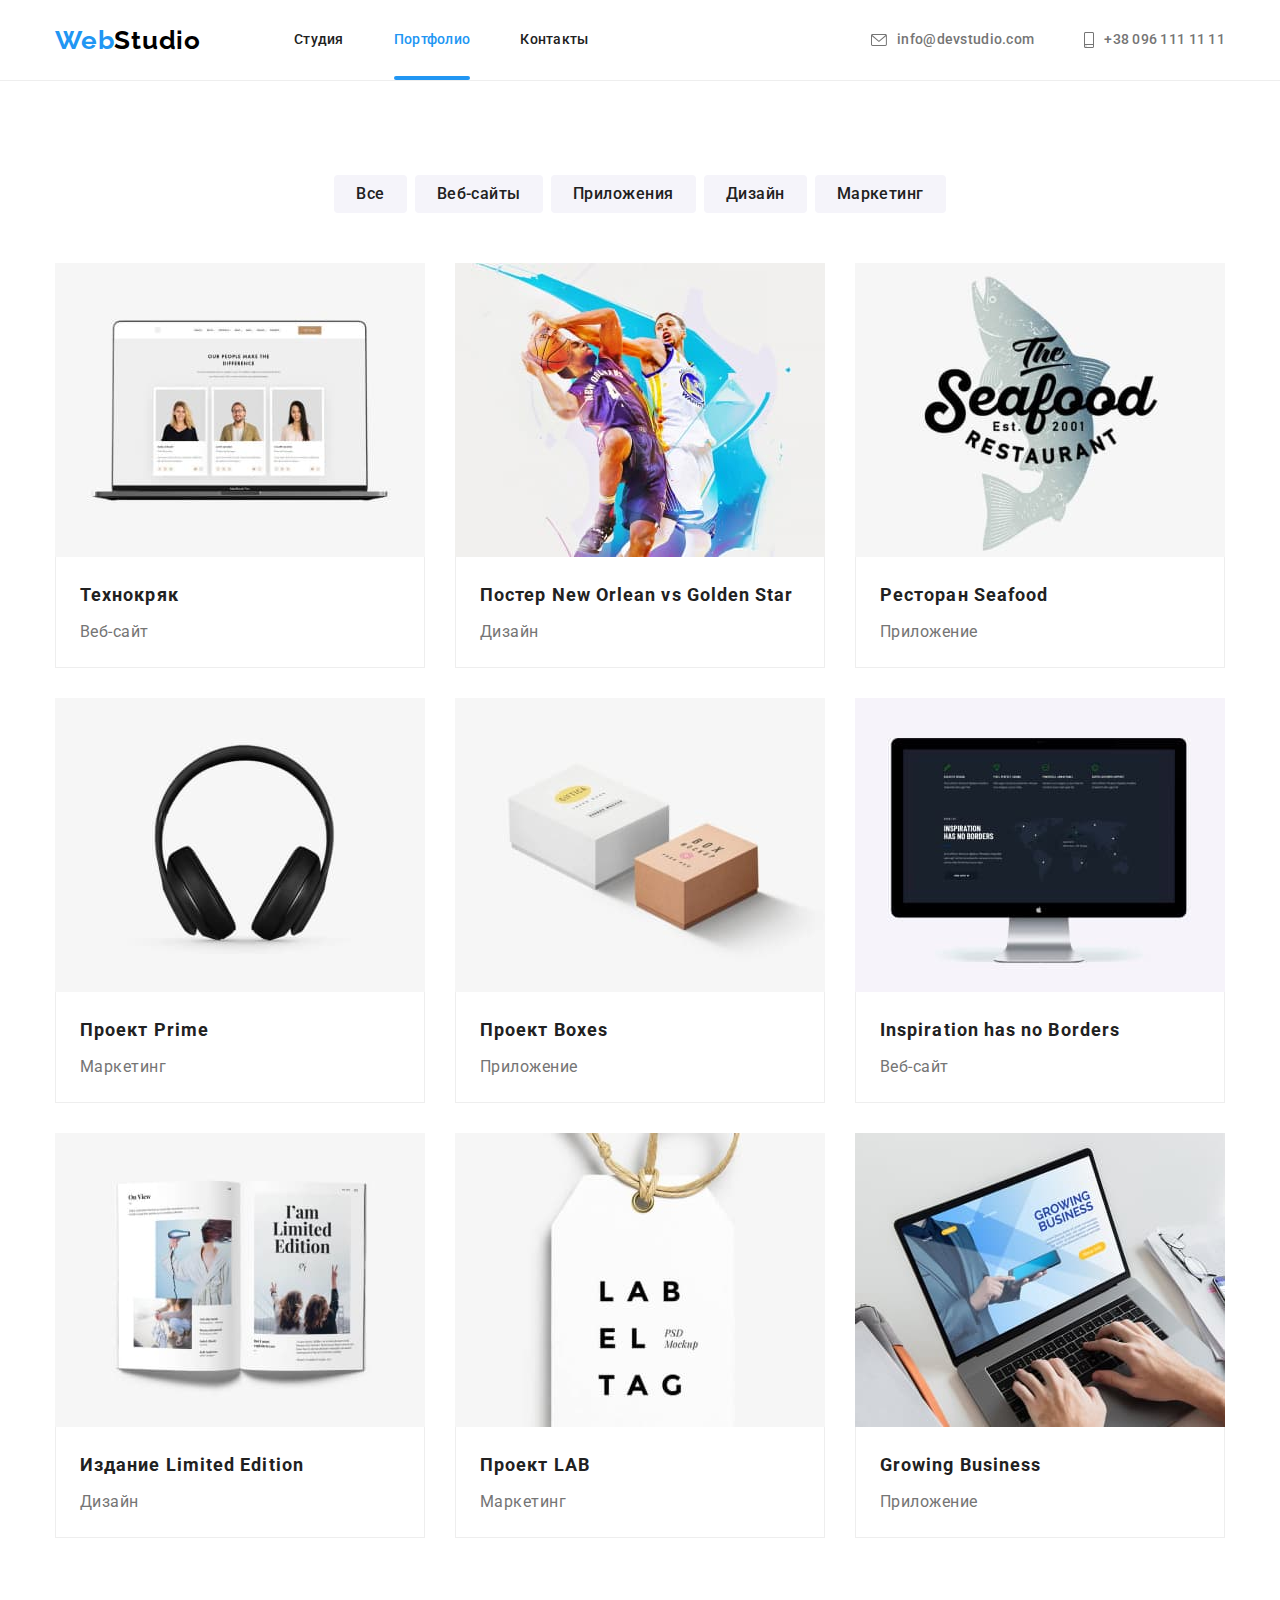
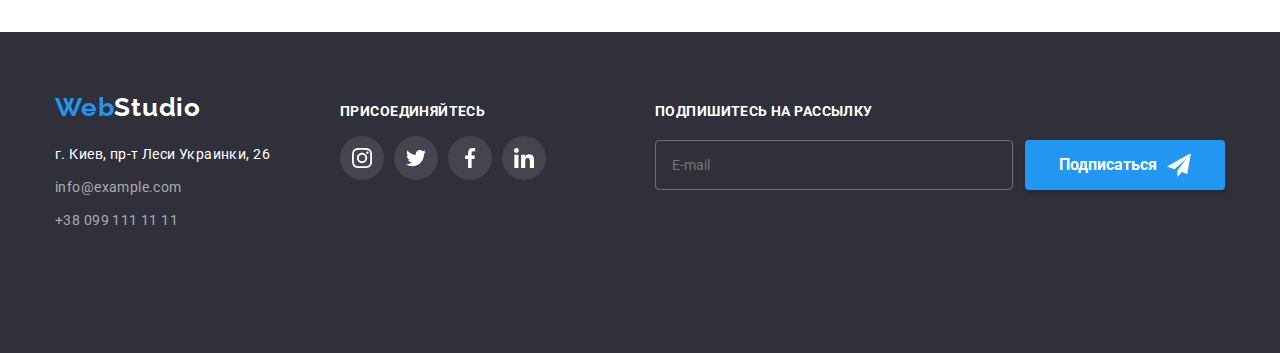
<file: portfolio.html>
<!DOCTYPE html>
<html lang="ru">
  <head>
    <meta charset="UTF-8" />
    <meta http-equiv="X-UA-Compatible" content="IE=edge" />
    <meta name="viewport" content="width=device-width, initial-scale=1.0" />
    <title>Портфолио</title>
    <link rel="stylesheet" href="./css/main.min.css" />
    <link
      href="https://fonts.googleapis.com/css2?family=Raleway:wght@400;700&family=Roboto:wght@400;500;700;900&display=swap"
      rel="stylesheet"
    />
  </head>
  <body>
    <header class="page-header">
      <!-- nav-sec -->
      <div class="container head">
        <nav class="nav-panel">
          <a class="logo" href="/">
            <span class="logo__web">Web</span
            ><span class="logo__studio">Studio</span>
          </a>
          <button
            type="button"
            class="open-button js-open-menu"
            aria-expanded="false"
          >
            <svg class="open-button__icon" width="40" height="40">
              <use href="./img/icon.svg#menu_40px"></use>
            </svg>
          </button>
          <ul class="nav-pages">
            <li><a href="./index.html">Студия</a></li>
            <li><a class="current" href="./portfolio.html">Портфолио</a></li>
            <li><a href="">Контакты</a></li>
          </ul>
        </nav>
        <ul class="nav-contact">
          <li class="nav-contact__mail">
            <a href="mailto:info@devstudio.com">
              <svg class="nav-contact__icon" width="16" height="12">
                <use href="img/icon.svg#envelope"></use>
              </svg>
              info@devstudio.com
            </a>
          </li>
          <li class="nav-contact__tel">
            <a href="tel:+380961111111">
              <svg class="nav-contact__icon" width="10" height="16">
                <use href="img/icon.svg#smartphone"></use>
              </svg>
              +38 096 111 11 11
            </a>
          </li>
        </ul>
      </div>
      <div class="menu-container js-menu-container" id="mobile-menu">
        <button class="close-button js-close-menu">
          <svg class="close-button__icon" width="40" height="40">
            <use href="./img/icon.svg#close_40px"></use>
          </svg>
        </button>

        <ul class="mob-nav">
          <li class="mobile-nav__item">
            <a href="./index.html" class="mobile-nav__link">Студия</a>
          </li>
          <li class="mobile-nav__item">
            <a href="./portfolio.html" class="mobile-nav__link mcurrent"
              >Портфолио</a
            >
          </li>
          <li class="mobile-nav__item">
            <a href="#" class="mobile-nav__link">Контакты</a>
          </li>
        </ul>
        <div class="mob-connect">
          <ul class="mob-contacts">
            <li class="mob-contacts__item">
              <a href="tel:+380961111111" class="mob-contacts__link">
                <span class="mob-contacts__nomber">+38 096 111 11 11</span>
              </a>
            </li>
            <li class="mob-contacts__item">
              <a href="mailto:info@devstudio.com" class="mob-contacts__link">
                <span class="mob-contacts__email">info@devstudio.com</span>
              </a>
            </li>
          </ul>
          <ul class="mob-social">
            <li class="mob-social__item">
              <a href="" class="mob-social__link">Instagram</a>
            </li>
            <li class="mob-social__item">
              <a href="" class="mob-social__link">Twitter</a>
            </li>
            <li class="mob-social__item">
              <a href="" class="mob-social__link">Facebook</a>
            </li>
            <li class="mob-social__item">
              <a href="" class="mob-social__link">LinkedIn</a>
            </li>
          </ul>
        </div>
      </div>
    </header>

    <main>
      <!-- poject -->
      <section class="section">
        <!-- <h1>Фильтр</h1> -->
        <div class="container">
          <ul class="filter">
            <li class="filter__item">
              <button type="button" class="filter__button">Все</button>
            </li>
            <li class="filter__item">
              <button type="button" class="filter__button">Веб-сайты</button>
            </li>
            <li class="filter__item">
              <button type="button" class="filter__button">Приложения</button>
            </li>
            <li class="filter__item">
              <button type="button" class="filter__button">Дизайн</button>
            </li>
            <li class="filter__item">
              <button type="button" class="filter__button">Маркетинг</button>
            </li>
          </ul>
          <ul class="project">
            <li class="project__item">
              <a class="project__link" href="/">
                <div class="project__card">
                  <div class="project__meta">
                    Lorem ipsum dolor, sit amet consectetur adipisicing elit.
                    Expedita aut ipsam ullam distinctio ratione fugiat sunt.
                    Quia obcaecati inventore laboriosam aperiam beatae aut
                    facilis fugit?
                  </div>
                  <picture>
                    <source
                      srcset="
                        ./img/portfolio/desktop/img370@1x.jpg 370w,
                        ./img/portfolio/desktop/img740@2x.jpg 740w
                      "
                      media="(min-width: 1200px)"
                      sizes="(min-width: 1200px) 370px, 33vw"
                    />
                    <source
                      srcset="
                        ./img/portfolio/tablet/img354@1x.jpg 354w,
                        ./img/portfolio/tablet/img708@2x.jpg 708w
                      "
                      media="(min-width: 768px) and (max-width: 1199px)"
                      sizes="(min-width: 768px) 354px, 50vw"
                    />
                    <source
                      srcset="
                        ./img/portfolio/mobile/img450@1x.jpg 450w,
                        ./img/portfolio/mobile/img900@2x.jpg 900w
                      "
                      media="(max-width: 767px)"
                      sizes="(min-width: 480px) 450px, 100vw"
                    />
                    <img
                      src="./img/portfolio/desktop/img370@1x.jpg"
                      alt="Картинка ноутбук"
                    />
                  </picture>
                </div>
                <div class="project__info">
                  <h2 class="project__name">Технокряк</h2>
                  <p class="project__product">Веб-сайт</p>
                </div>
              </a>
            </li>
            <li class="project__item">
              <a class="project__link" href="/">
                <div class="project__card">
                  <div class="project__meta">
                    Lorem ipsum dolor, sit amet consectetur adipisicing elit.
                    Expedita aut ipsam ullam distinctio ratione fugiat sunt.
                    Quia obcaecati inventore laboriosam aperiam beatae aut
                    facilis fugit?
                  </div>
                  <picture>
                    <source
                      srcset="
                        ./img/portfolio/desktop/img370@1x(1).jpg 370w,
                        ./img/portfolio/desktop/img740@2x(1).jpg 740w
                      "
                      media="(min-width: 1200px)"
                      sizes="(min-width: 1200px) 370px, 33vw"
                    />
                    <source
                      srcset="
                        ./img/portfolio/tablet/img354@1x(1).jpg 354w,
                        ./img/portfolio/tablet/img708@2x(1).jpg 708w
                      "
                      media="(min-width: 768px) and (max-width: 1199px)"
                      sizes="(min-width: 768px) 354px, 50vw"
                    />
                    <source
                      srcset="
                        ./img/portfolio/mobile/img450@1x(1).jpg 450w,
                        ./img/portfolio/mobile/img900@2x(1).jpg 900w
                      "
                      media="(max-width: 767px)"
                      sizes="(min-width: 480px) 450px, 100vw"
                    />
                    <img
                      src="./img/portfolio/desktop/img370@1x(1).jpg"
                      alt="Картинка баскетбольный постер"
                    />
                  </picture>
                </div>
                <div class="project__info">
                  <h2 class="project__name">
                    Постер New Orlean vs Golden Star
                  </h2>
                  <p class="project__product">Дизайн</p>
                </div>
              </a>
            </li>
            <li class="project__item">
              <a class="project__link" href="/">
                <div class="project__card">
                  <div class="project__meta">
                    Lorem ipsum dolor, sit amet consectetur adipisicing elit.
                    Expedita aut ipsam ullam distinctio ratione fugiat sunt.
                    Quia obcaecati inventore laboriosam aperiam beatae aut
                    facilis fugit?
                  </div>
                  <picture>
                    <source
                      srcset="
                        ./img/portfolio/desktop/img370@1x(2).jpg 370w,
                        ./img/portfolio/desktop/img740@2x(2).jpg 740w
                      "
                      media="(min-width: 1200px)"
                      sizes="(min-width: 1200px) 370px, 33vw"
                    />
                    <source
                      srcset="
                        ./img/portfolio/tablet/img354@1x(2).jpg 354w,
                        ./img/portfolio/tablet/img708@2x(2).jpg 708w
                      "
                      media="(min-width: 768px) and (max-width: 1199px)"
                      sizes="(min-width: 768px) 354px, 50vw"
                    />
                    <source
                      srcset="
                        ./img/portfolio/mobile/img450@1x(2).jpg 450w,
                        ./img/portfolio/mobile/img900@2x(2).jpg 900w
                      "
                      media="(max-width: 767px)"
                      sizes="(min-width: 480px) 450px, 100vw"
                    />
                    <img
                      src="./img/portfolio/desktop/img370@1x(2).jpg"
                      alt="Картинга логотипа ресто"
                    />
                  </picture>
                </div>
                <div class="project__info">
                  <h2 class="project__name">Ресторан Seafood</h2>
                  <p class="project__product">Приложение</p>
                </div>
              </a>
            </li>
            <li class="project__item">
              <a class="project__link" href="/">
                <div class="project__card">
                  <div class="project__meta">
                    Lorem ipsum dolor, sit amet consectetur adipisicing elit.
                    Expedita aut ipsam ullam distinctio ratione fugiat sunt.
                    Quia obcaecati inventore laboriosam aperiam beatae aut
                    facilis fugit?
                  </div>
                  <picture>
                    <source
                      srcset="
                        ./img/portfolio/desktop/img370@1x(3).jpg 370w,
                        ./img/portfolio/desktop/img740@2x(3).jpg 740w
                      "
                      media="(min-width: 1200px)"
                      sizes="(min-width: 1200px) 370px, 33vw"
                    />
                    <source
                      srcset="
                        ./img/portfolio/tablet/img354@1x(3).jpg 354w,
                        ./img/portfolio/tablet/img708@2x(3).jpg 708w
                      "
                      media="(min-width: 768px) and (max-width: 1199px)"
                      sizes="(min-width: 768px) 354px, 50vw"
                    />
                    <source
                      srcset="
                        ./img/portfolio/mobile/img450@1x(3).jpg 450w,
                        ./img/portfolio/mobile/img900@2x(3).jpg 900w
                      "
                      media="(max-width: 767px)"
                      sizes="(min-width: 480px) 450px, 100vw"
                    />
                    <img
                      src="./img/portfolio/desktop/img370@1x(3).jpg"
                      alt="Наушники"
                    />
                  </picture>
                </div>
                <div class="project__info">
                  <h2 class="project__name">Проект Prime</h2>
                  <p class="project__product">Маркетинг</p>
                </div>
              </a>
            </li>
            <li class="project__item">
              <a class="project__link" href="/">
                <div class="project__card">
                  <div class="project__meta">
                    Lorem ipsum dolor, sit amet consectetur adipisicing elit.
                    Expedita aut ipsam ullam distinctio ratione fugiat sunt.
                    Quia obcaecati inventore laboriosam aperiam beatae aut
                    facilis fugit?
                  </div>
                  <picture>
                    <source
                      srcset="
                        ./img/portfolio/desktop/img370@1x(4).jpg 370w,
                        ./img/portfolio/desktop/img740@2x(4).jpg 740w
                      "
                      media="(min-width: 1200px)"
                      sizes="(min-width: 1200px) 370px, 33vw"
                    />
                    <source
                      srcset="
                        ./img/portfolio/tablet/img354@1x(4).jpg 354w,
                        ./img/portfolio/tablet/img708@2x(4).jpg 708w
                      "
                      media="(min-width: 768px) and (max-width: 1199px)"
                      sizes="(min-width: 768px) 354px, 50vw"
                    />
                    <source
                      srcset="
                        ./img/portfolio/mobile/img450@1x(4).jpg 450w,
                        ./img/portfolio/mobile/img900@2x(4).jpg 900w
                      "
                      media="(max-width: 767px)"
                      sizes="(min-width: 480px) 450px, 100vw"
                    />
                    <img
                      src="./img/portfolio/desktop/img370@1x(4).jpg"
                      alt="Картинка коробки"
                    />
                  </picture>
                </div>
                <div class="project__info">
                  <h2 class="project__name">Проект Boxes</h2>
                  <p class="project__product">Приложение</p>
                </div>
              </a>
            </li>
            <li class="project__item">
              <a class="project__link" href="/">
                <div class="project__card">
                  <div class="project__meta">
                    Lorem ipsum dolor, sit amet consectetur adipisicing elit.
                    Expedita aut ipsam ullam distinctio ratione fugiat sunt.
                    Quia obcaecati inventore laboriosam aperiam beatae aut
                    facilis fugit?
                  </div>
                  <picture>
                    <source
                      srcset="
                        ./img/portfolio/desktop/img370@1x(5).jpg 370w,
                        ./img/portfolio/desktop/img740@2x(5).jpg 740w
                      "
                      media="(min-width: 1200px)"
                      sizes="(min-width: 1200px) 370px, 33vw"
                    />
                    <source
                      srcset="
                        ./img/portfolio/tablet/img354@1x(5).jpg 354w,
                        ./img/portfolio/tablet/img708@2x(5).jpg 708w
                      "
                      media="(min-width: 768px) and (max-width: 1199px)"
                      sizes="(min-width: 768px) 354px, 50vw"
                    />
                    <source
                      srcset="
                        ./img/portfolio/mobile/img450@1x(5).jpg 450w,
                        ./img/portfolio/mobile/img900@2x(5).jpg 900w
                      "
                      media="(max-width: 767px)"
                      sizes="(min-width: 480px) 450px, 100vw"
                    />
                    <img
                      src="./img/portfolio/desktop/img370@1x(5).jpg"
                      alt="Картинка моноблок"
                    />
                  </picture>
                </div>
                <div class="project__info">
                  <h2 class="project__name">Inspiration has no Borders</h2>
                  <p class="project__product">Веб-сайт</p>
                </div>
              </a>
            </li>
            <li class="project__item">
              <a class="project__link" href="/">
                <div class="project__card">
                  <div class="project__meta">
                    Lorem ipsum dolor, sit amet consectetur adipisicing elit.
                    Expedita aut ipsam ullam distinctio ratione fugiat sunt.
                    Quia obcaecati inventore laboriosam aperiam beatae aut
                    facilis fugit?
                  </div>
                  <picture>
                    <source
                      srcset="
                        ./img/portfolio/desktop/img370@1x(6).jpg 370w,
                        ./img/portfolio/desktop/img740@2x(6).jpg 740w
                      "
                      media="(min-width: 1200px)"
                      sizes="(min-width: 1200px) 370px, 33vw"
                    />
                    <source
                      srcset="
                        ./img/portfolio/tablet/img354@1x(6).jpg 354w,
                        ./img/portfolio/tablet/img708@2x(6).jpg 708w
                      "
                      media="(min-width: 768px) and (max-width: 1199px)"
                      sizes="(min-width: 768px) 354px, 50vw"
                    />
                    <source
                      srcset="
                        ./img/portfolio/mobile/img450@1x(6).jpg 450w,
                        ./img/portfolio/mobile/img900@2x(6).jpg 900w
                      "
                      media="(max-width: 767px)"
                      sizes="(min-width: 480px) 450px, 100vw"
                    />
                    <img
                      src="./img/portfolio/desktop/img370@1x(6).jpg"
                      alt="Картинка журнала"
                    />
                  </picture>
                </div>
                <div class="project__info">
                  <h2 class="project__name">Издание Limited Edition</h2>
                  <p class="project__product">Дизайн</p>
                </div>
              </a>
            </li>
            <li class="project__item">
              <a class="project__link" href="/">
                <div class="project__card">
                  <div class="project__meta">
                    Lorem ipsum dolor, sit amet consectetur adipisicing elit.
                    Expedita aut ipsam ullam distinctio ratione fugiat sunt.
                    Quia obcaecati inventore laboriosam aperiam beatae aut
                    facilis fugit?
                  </div>
                  <picture>
                    <source
                      srcset="
                        ./img/portfolio/desktop/img370@1x(7).jpg 370w,
                        ./img/portfolio/desktop/img740@2x(7).jpg 740w
                      "
                      media="(min-width: 1200px)"
                      sizes="(min-width: 1200px) 370px, 33vw"
                    />
                    <source
                      srcset="
                        ./img/portfolio/tablet/img354@1x(7).jpg 354w,
                        ./img/portfolio/tablet/img708@2x(7).jpg 708w
                      "
                      media="(min-width: 768px) and (max-width: 1199px)"
                      sizes="(min-width: 768px) 354px, 50vw"
                    />
                    <source
                      srcset="
                        ./img/portfolio/mobile/img450@1x(7).jpg 450w,
                        ./img/portfolio/mobile/img900@2x(7).jpg 900w
                      "
                      media="(max-width: 767px)"
                      sizes="(min-width: 480px) 450px, 100vw"
                    />
                    <img
                      src="./img/portfolio/desktop/img370@1x(7).jpg"
                      alt="Картинка бирки LAB"
                    />
                  </picture>
                </div>
                <div class="project__info">
                  <h2 class="project__name">Проект LAB</h2>
                  <p class="project__product">Маркетинг</p>
                </div>
              </a>
            </li>
            <li class="project__item">
              <a class="project__link" href="/">
                <div class="project__card">
                  <div class="project__meta">
                    Lorem ipsum dolor, sit amet consectetur adipisicing elit.
                    Expedita aut ipsam ullam distinctio ratione fugiat sunt.
                    Quia obcaecati inventore laboriosam aperiam beatae aut
                    facilis fugit?
                  </div>
                  <picture>
                    <source
                      srcset="
                        ./img/portfolio/desktop/img370@1x(8).jpg 370w,
                        ./img/portfolio/desktop/img740@2x(8).jpg 740w
                      "
                      media="(min-width: 1200px)"
                      sizes="(min-width: 1200px) 370px, 33vw"
                    />
                    <source
                      srcset="
                        ./img/portfolio/tablet/img354@1x(8).jpg 354w,
                        ./img/portfolio/tablet/img708@2x(8).jpg 708w
                      "
                      media="(min-width: 768px) and (max-width: 1199px)"
                      sizes="(min-width: 768px) 354px, 50vw"
                    />
                    <source
                      srcset="
                        ./img/portfolio/mobile/img450@1x(8).jpg 450w,
                        ./img/portfolio/mobile/img900@2x(8).jpg 900w
                      "
                      media="(max-width: 767px)"
                      sizes="(min-width: 480px) 450px, 100vw"
                    />
                    <img
                      src="./img/portfolio/desktop/img370@1x(8).jpg"
                      alt="Картинка работы за ноутбуком"
                    />
                  </picture>
                </div>
                <div class="project__info">
                  <h2 class="project__name">Growing Business</h2>
                  <p class="project__product">Приложение</p>
                </div>
              </a>
            </li>
          </ul>
        </div>
      </section>
    </main>

    <footer class="footer">
      <div class="footer-sec container">
        <div class="mob-footer">
          <div>
            <a class="logo" href="/">
              <span class="logo__web">Web</span
              ><span class="logo__studio--footer">Studio</span>
            </a>

            <!-- connection -->

            <address>
              г. Киев, пр-т Леси Украинки, 26
              <ul class="conn-list">
                <li class="conn-list__item">
                  <a href="mailto:info@example.com">info@example.com</a>
                </li>
                <li class="conn-list__item">
                  <a href="tel:+380991111111">+38 099 111 11 11</a>
                </li>
              </ul>
            </address>
          </div>
          <div class="join">
            <h3 class="join__title">ПРИСОЕДИНЯЙТЕСЬ</h3>
            <ul class="soc-media">
              <li class="soc-media__item">
                <a href="/" class="soc-media__link">
                  <svg class="soc-media__icon" width="20" height="20">
                    <use href="img/icon.svg#instagram"></use>
                  </svg>
                </a>
              </li>
              <li class="soc-media__item">
                <a href="/" class="soc-media__link">
                  <svg class="soc-media__icon" width="20" height="20">
                    <use href="img/icon.svg#twitter"></use>
                  </svg>
                </a>
              </li>
              <li class="soc-media__item">
                <a href="/" class="soc-media__link">
                  <svg class="soc-media__icon" width="20" height="20">
                    <use href="img/icon.svg#facebook"></use>
                  </svg>
                </a>
              </li>
              <li class="soc-media__item">
                <a href="/" class="soc-media__link">
                  <svg class="soc-media__icon" width="20" height="20">
                    <use href="img/icon.svg#linkedin"></use>
                  </svg>
                </a>
              </li>
            </ul>
          </div>
        </div>
        <form class="join-form">
          <label for="subscribe" class="join__title"
            >ПОДПИШИТЕСЬ НА РАССЫЛКУ
            <span class="subscribe">
              <input
                type="email"
                id="subscribe"
                class="subscribe__input"
                name="email"
                placeholder="E-mail"
              />
            </span>
          </label>
          <button type="submit" class="subscribe__button">
            Подписаться
            <svg class="subscribe__icon" width="24" height="24">
              <use href="img/icon.svg#icon-send"></use>
            </svg>
          </button>
        </form>
      </div>
    </footer>

    <script src="./js/mobile-menu.js"></script>
  </body>
</html>
</file>
<file: css/main.min.css>
*,::after,::before{-webkit-box-sizing:border-box;box-sizing:border-box}html{-moz-tab-size:4;-o-tab-size:4;tab-size:4}html{line-height:1.15;-webkit-text-size-adjust:100%}body{margin:0}body{font-family:system-ui, -apple-system, "Segoe UI", Roboto, Helvetica, Arial, sans-serif, "Apple Color Emoji", "Segoe UI Emoji"}hr{height:0;color:inherit}abbr[title]{-webkit-text-decoration:underline dotted;text-decoration:underline dotted}b,strong{font-weight:bolder}code,kbd,pre,samp{font-family:ui-monospace, SFMono-Regular, Consolas, "Liberation Mono", Menlo, monospace;font-size:1em}small{font-size:80%}sub,sup{font-size:75%;line-height:0;position:relative;vertical-align:baseline}sub{bottom:-0.25em}sup{top:-0.5em}table{text-indent:0;border-color:inherit}button,input,optgroup,select,textarea{font-family:inherit;font-size:100%;line-height:1.15;margin:0}button,select{text-transform:none}[type="button"],[type="reset"],[type="submit"],button{-webkit-appearance:button}::-moz-focus-inner{border-style:none;padding:0}:-moz-focusring{outline:1px dotted ButtonText}:-moz-ui-invalid{box-shadow:none}legend{padding:0}progress{vertical-align:baseline}::-webkit-inner-spin-button,::-webkit-outer-spin-button{height:auto}[type="search"]{-webkit-appearance:textfield;outline-offset:-2px}::-webkit-search-decoration{-webkit-appearance:none}::-webkit-file-upload-button{-webkit-appearance:button;font:inherit}summary{display:list-item}h1,h2,h3,p{margin-bottom:0;margin-top:0}ul,li{list-style:none;padding:0;margin:0}img{display:block;width:100%;height:auto}body{font-family:Roboto, sans-serif;color:#212121;letter-spacing:0.03em}.section{padding-top:60px;padding-bottom:60px}@media screen and (min-width: 1200px){.section{padding-top:94px;padding-bottom:94px}}.container{margin:0 auto;padding-left:15px;padding-right:15px}@media screen and (min-width: 480px){.container{width:480px}}@media screen and (min-width: 768px){.container{width:768px}}@media screen and (min-width: 1200px){.container{width:1200px}}.page-header{border-bottom:1px solid #eeeeee}header{background-color:#ffffff}ul{list-style:none}@media screen and (min-width: 768px){.container.head{display:-webkit-box;display:-ms-flexbox;display:flex;-webkit-box-align:center;-ms-flex-align:center;align-items:center}}.logo{text-decoration:none;font-family:Raleway, sans-serif;font-weight:700;font-size:24px;letter-spacing:0.03em;line-height:1.16}@media screen and (min-width: 1200px){.logo{font-size:26px;line-height:1.19}}.nav-panel>.logo{margin-right:93px}.logo__web{color:#2196f3}.logo__studio{color:#000000}.mobile-head{display:flax}.nav-panel .link.current{color:#2196f3}.nav-panel{display:-webkit-box;display:-ms-flexbox;display:flex;-webkit-box-align:center;-ms-flex-align:center;align-items:center}.nav-pages{display:none}@media screen and (min-width: 768px){.nav-pages{display:-webkit-box;display:-ms-flexbox;display:flex;font-weight:500;font-size:14px;line-height:1.14;letter-spacing:0.02em;color:#212121;cursor:pointer}}.nav-pages li{position:relative}.current::after{content:"";position:absolute;bottom:0;display:block;width:100%;height:4px;border-radius:2px;background-color:#2196f3}.nav-pages li:not(:first-child){margin-left:50px}.nav-pages a{display:block;padding-top:32px;padding-bottom:32px;color:inherit;text-decoration:none;-webkit-transition:color 250ms cubic-bezier(0.4, 0, 0.2, 1);transition:color 250ms cubic-bezier(0.4, 0, 0.2, 1)}.nav-pages a:hover,.nav-pages a:focus{color:#2196f3}.nav-pages a.current{color:#2196f3}.nav-contact{display:none}@media screen and (min-width: 768px){.nav-contact{display:block;margin-left:auto}}@media screen and (min-width: 1200px){.nav-contact{display:-webkit-box;display:-ms-flexbox;display:flex}}@media screen and (max-width: 1199px){.nav-contact li:not(:first-child){margin-top:10px}}@media screen and (min-width: 1200px){.nav-contact li:not(:first-child){margin-left:50px}}.nav-contact a{text-decoration:none;font-weight:500;font-size:14px;line-height:1.14;letter-spacing:0.02em;cursor:pointer;fill:#757575;color:#757575;-webkit-transition:color 250ms cubic-bezier(0.4, 0, 0.2, 1),fill 250ms cubic-bezier(0.4, 0, 0.2, 1);transition:color 250ms cubic-bezier(0.4, 0, 0.2, 1),fill 250ms cubic-bezier(0.4, 0, 0.2, 1)}.nav-contact a:hover,.nav-contact a:focus{color:#2196f3;fill:#2196f3}.nav-contact__icon{margin-right:10px}@media screen and (min-width: 768px) and (max-width: 1199px){.nav-contact__icon.mail{width:14px;height:10px}}@media screen and (min-width: 768px) and (max-width: 1199px){.nav-contact__icon.phone{width:10px;height:14px}}.nav-contact__mail a,.nav-contact__tel a{display:-webkit-box;display:-ms-flexbox;display:flex;-webkit-box-align:center;-ms-flex-align:center;align-items:center}.open-button{margin-left:auto;border:none;background:#fff;-webkit-transition:fill 250ms cubic-bezier(0.4, 0, 0.2, 1);transition:fill 250ms cubic-bezier(0.4, 0, 0.2, 1)}.open-button:hover,.open-button:focus{fill:#2196f3;cursor:pointer}@media screen and (min-width: 768px){.open-button{display:none}}a{display:block;text-decoration:none}.menu-container{position:fixed;top:0;left:0;width:100vw;height:100vh;-webkit-box-pack:justify;-ms-flex-pack:justify;justify-content:space-between;display:-webkit-box;display:-ms-flexbox;display:flex;z-index:99;padding:48px 40px;-webkit-box-orient:vertical;-webkit-box-direction:normal;-ms-flex-direction:column;flex-direction:column;text-align:left;background-color:#fff;-webkit-transform:scaleX(0%);transform:scaleX(0%);-webkit-transition:-webkit-transform 250ms cubic-bezier(0.4, 0, 0.2, 1);transition:-webkit-transform 250ms cubic-bezier(0.4, 0, 0.2, 1);transition:transform 250ms cubic-bezier(0.4, 0, 0.2, 1);transition:transform 250ms cubic-bezier(0.4, 0, 0.2, 1), -webkit-transform 250ms cubic-bezier(0.4, 0, 0.2, 1)}.menu-container.is-open{-webkit-transform:scaleX(100%);transform:scaleX(100%)}@media (min-width: 768px){.menu-container.is-open{display:none}.menu-container{display:none}.close-button{display:none}}.mobile-nav__item:not(:last-child){margin-bottom:32px}.mob-nav{font-weight:500;font-size:40px;line-height:1.17;letter-spacing:0.02em}.mobile-nav__link{color:#212121;cursor:pointer;-webkit-transition:color 250ms cubic-bezier(0.4, 0, 0.2, 1);transition:color 250ms cubic-bezier(0.4, 0, 0.2, 1)}.mobile-nav__link:hover,.mobile-nav__link:focus{color:#2196f3}.mobile-nav__link.mcurrent{color:#2196f3}.mob-contacts{margin-bottom:64px}.mob-contacts__link{margin-bottom:32px}.mob-contacts__nomber{font-weight:500;font-size:34px;line-height:1.17;letter-spacing:0.02em;color:#2196f3}@media screen and (max-width: 479px){.mob-contacts__nomber{font-size:calc((100vw - 320px) / (480 - 320) * (34 - 27) + 27px)}}.mob-contacts__email{font-weight:500;font-size:24px;line-height:1.16;letter-spacing:0.02em;color:#757575}@media screen and (max-width: 479px){.mob-contacts__email{font-size:calc((100vw - 320px) / (480 - 320) * (24 - 20) + 20px)}}.mob-social{display:-webkit-box;display:-ms-flexbox;display:flex;-ms-flex-wrap:wrap;flex-wrap:wrap}.mob-social__item:not(:first-child){padding-left:10px}.mob-social__item:not(:last-child){padding-right:10px;border-right:1px solid rgba(33,33,33,0.2)}.mob-social__link{font-weight:500;font-size:18px;line-height:1.22;letter-spacing:0.02em;color:#2196f3}@media screen and (max-width: 479px){.mob-social__link{font-size:calc((100vw - 320px) / (480 - 320) * (18 - 11) + 10px)}}.close-button{position:absolute;top:8px;right:8px;display:-webkit-box;display:-ms-flexbox;display:flex;-webkit-box-pack:center;-ms-flex-pack:center;justify-content:center;-webkit-box-align:center;-ms-flex-align:center;align-items:center;background-color:#fff;border:none;-webkit-transition:fill 250ms cubic-bezier(0.4, 0, 0.2, 1);transition:fill 250ms cubic-bezier(0.4, 0, 0.2, 1)}.close-button:hover,.close-button:focus{fill:#2196f3}.basic-theme{margin:0 auto;max-width:1600px;text-align:center;-webkit-box-pack:center;-ms-flex-pack:center;justify-content:center;background-color:#2f303a;padding-top:0px;padding-bottom:0px}.hero{padding:118px 0}@media screen and (min-width: 1200px){.hero{padding:200px 0}}.hero__title{margin-left:auto;margin-right:auto;width:100%;margin-bottom:30px;font-weight:900;font-size:26px;line-height:1.62;letter-spacing:0.06em;text-transform:uppercase;color:#ffffff}@media screen and (min-width: 480px){.hero__title{width:360px}}@media screen and (min-width: 1200px){.hero__title{width:696px;font-size:44px;line-height:1.36}}.back{margin-left:auto;margin-right:auto;background-image:-webkit-gradient(linear, left top, right top, from(rgba(47,48,58,0.4)), to(rgba(47,48,58,0.4))),url(../img/index/mobile/hero/header-img@1x.jpg);background-image:linear-gradient(to right, rgba(47,48,58,0.4), rgba(47,48,58,0.4)),url(../img/index/mobile/hero/header-img@1x.jpg);background-position:center;background-repeat:no-repeat;background-size:cover;block-size:auto}@media (min-device-pixel-ratio: 2), (-webkit-min-device-pixel-ratio: 2), (min-resolution: 192dpi), (min-resolution: 2dppx){.back{background-image:-webkit-gradient(linear, left top, right top, from(rgba(47,48,58,0.4)), to(rgba(47,48,58,0.4))),url(../img/index/mobile/hero/header-img@2x.jpg);background-image:linear-gradient(to right, rgba(47,48,58,0.4), rgba(47,48,58,0.4)),url(../img/index/mobile/hero/header-img@2x.jpg)}}@media (min-width: 768px){.back{background-image:-webkit-gradient(linear, left top, right top, from(rgba(47,48,58,0.4)), to(rgba(47,48,58,0.4))),url(../img/index/tablet/hero/header-img@1x.jpg);background-image:linear-gradient(to right, rgba(47,48,58,0.4), rgba(47,48,58,0.4)),url(../img/index/tablet/hero/header-img@1x.jpg)}}@media (min-width: 768px) and (min-device-pixel-ratio: 2), (min-width: 768px) and (-webkit-min-device-pixel-ratio: 2), (min-width: 768px) and (min-resolution: 192dpi), (min-width: 768px) and (min-resolution: 2dppx){.back{background-image:-webkit-gradient(linear, left top, right top, from(rgba(47,48,58,0.4)), to(rgba(47,48,58,0.4))),url(../img/index/tablet/hero/header-img@2x.jpg);background-image:linear-gradient(to right, rgba(47,48,58,0.4), rgba(47,48,58,0.4)),url(../img/index/tablet/hero/header-img@2x.jpg)}}@media (min-width: 1200px){.back{background-image:-webkit-gradient(linear, left top, right top, from(rgba(47,48,58,0.4)), to(rgba(47,48,58,0.4))),url(../img/index/desktop/hero/header-img@1x.jpg);background-image:linear-gradient(to right, rgba(47,48,58,0.4), rgba(47,48,58,0.4)),url(../img/index/desktop/hero/header-img@1x.jpg)}}@media (min-width: 1200px) and (min-device-pixel-ratio: 2), (min-width: 1200px) and (-webkit-min-device-pixel-ratio: 2), (min-width: 1200px) and (min-resolution: 192dpi), (min-width: 1200px) and (min-resolution: 2dppx){.back{background-image:-webkit-gradient(linear, left top, right top, from(rgba(47,48,58,0.4)), to(rgba(47,48,58,0.4))),url(../img/index/desktop/hero/header-img@2x.jpg);background-image:linear-gradient(to right, rgba(47,48,58,0.4), rgba(47,48,58,0.4)),url(../img/index/desktop/hero/header-img@2x.jpg)}}.hero__button{padding:10px 32px;font-weight:700;font-size:16px;line-height:1.88;letter-spacing:0.06em;cursor:pointer;color:#ffffff;background-color:#2196f3;border:0px;border-radius:4px;-webkit-transition:background-color 250ms cubic-bezier(0.4, 0, 0.2, 1),-webkit-box-shadow 250ms cubic-bezier(0.4, 0, 0.2, 1);transition:background-color 250ms cubic-bezier(0.4, 0, 0.2, 1),-webkit-box-shadow 250ms cubic-bezier(0.4, 0, 0.2, 1);transition:background-color 250ms cubic-bezier(0.4, 0, 0.2, 1),box-shadow 250ms cubic-bezier(0.4, 0, 0.2, 1);transition:background-color 250ms cubic-bezier(0.4, 0, 0.2, 1),box-shadow 250ms cubic-bezier(0.4, 0, 0.2, 1),-webkit-box-shadow 250ms cubic-bezier(0.4, 0, 0.2, 1)}.hero__button:hover,.hero__button:focus{background-color:#188ce8;-webkit-box-shadow:0px 4px 4px rgba(0,0,0,0.15);box-shadow:0px 4px 4px rgba(0,0,0,0.15)}.backdrop.is-hidden{opacity:0;pointer-events:none;-webkit-transform:scale(1.2);transform:scale(1.2)}.backdrop.is-hidden .modal{-webkit-transform:translate(-50%, -50%) scale(1.2);transform:translate(-50%, -50%) scale(1.2);opacity:0}.no-scroll{overflow:hidden}.backdrop{position:fixed;top:0;left:0;opacity:1;-webkit-transform:scale(1);transform:scale(1);-webkit-transition:opacity 250ms cubic-bezier(0.4, 0, 0.2, 1),-webkit-transform 250ms cubic-bezier(0.4, 0, 0.2, 1);transition:opacity 250ms cubic-bezier(0.4, 0, 0.2, 1),-webkit-transform 250ms cubic-bezier(0.4, 0, 0.2, 1);transition:transform 250ms cubic-bezier(0.4, 0, 0.2, 1),opacity 250ms cubic-bezier(0.4, 0, 0.2, 1);transition:transform 250ms cubic-bezier(0.4, 0, 0.2, 1),opacity 250ms cubic-bezier(0.4, 0, 0.2, 1),-webkit-transform 250ms cubic-bezier(0.4, 0, 0.2, 1);height:100%;width:100%;background:rgba(0,0,0,0.2)}.modal{position:absolute;top:50%;left:50%;width:calc(100% - 30px);height:calc(100% - 100px);padding:40px;background-color:#fff;opacity:1;-webkit-transform:translate(-50%, -50%);transform:translate(-50%, -50%);-webkit-transition:opacity 250ms cubic-bezier(0.4, 0, 0.2, 1),-webkit-transform 250ms cubic-bezier(0.4, 0, 0.2, 1);transition:opacity 250ms cubic-bezier(0.4, 0, 0.2, 1),-webkit-transform 250ms cubic-bezier(0.4, 0, 0.2, 1);transition:transform 250ms cubic-bezier(0.4, 0, 0.2, 1),opacity 250ms cubic-bezier(0.4, 0, 0.2, 1);transition:transform 250ms cubic-bezier(0.4, 0, 0.2, 1),opacity 250ms cubic-bezier(0.4, 0, 0.2, 1),-webkit-transform 250ms cubic-bezier(0.4, 0, 0.2, 1);-webkit-box-shadow:0px 1px 3px rgba(0,0,0,0.12),0px 1px 1px rgba(0,0,0,0.14),0px 2px 1px rgba(0,0,0,0.2);box-shadow:0px 1px 3px rgba(0,0,0,0.12),0px 1px 1px rgba(0,0,0,0.14),0px 2px 1px rgba(0,0,0,0.2);border-radius:4px}@media (max-width: 479px){.modal{padding:20px;overflow-y:scroll}}@media (min-width: 480px){.modal{width:450px;height:609px}}@media (min-width: 1200px){.modal{width:528px;height:581px}}.modal-form{display:-webkit-box;display:-ms-flexbox;display:flex;-webkit-box-orient:vertical;-webkit-box-direction:normal;-ms-flex-direction:column;flex-direction:column}.modal-form__title{margin-bottom:12px;font-weight:700;font-size:20px;line-height:1.5;text-align:center;letter-spacing:0.03em;color:#212121}@media screen and (min-width: 1200px){.modal-form__title{line-height:1.15}}.modal-form__box{position:relative;display:-webkit-box;display:-ms-flexbox;display:flex;-webkit-box-orient:vertical;-webkit-box-direction:normal;-ms-flex-direction:column;flex-direction:column}.modal-form__box{margin-bottom:10px}.modal-form__box:nth-child(5){margin-bottom:20px}.modal-form__icon{position:absolute;bottom:11px;left:12px}.modal-form__box:focus-within>.modal-form__input{border-color:#2196f3;outline:none}.modal-form__box:focus-within>.modal-form__icon{fill:#2196f3}.modal-form__label{margin-bottom:4px;font-weight:400;font-size:12px;line-height:1.16;letter-spacing:0.03em;color:#757575}.modal-form__input{width:370px;height:40px;padding-left:42px;border:1px solid rgba(33,33,33,0.2);border-radius:4px}@media screen and (max-width: 479px){.modal-form__input{width:100%}}@media screen and (min-width: 1200px){.modal-form__input{width:448px;height:40px}}.textarea{height:120px;resize:none;padding:12px 16px}.modal-chekbox{text-align:center;margin-bottom:30px}.modal-chekbox__label{position:relative;display:-webkit-inline-box;display:-ms-inline-flexbox;display:inline-flex;font-weight:400;font-size:12px;line-height:1.16;letter-spacing:0.03em;color:#757575}@media screen and (min-width: 1200px){.modal-chekbox__label{font-size:14px;line-height:1.71;letter-spacing:0.03em}}.modal-chekbox__input{position:absolute;width:1px;height:1px;margin:-1px;border:0;padding:0;clip:rect(0, 0, 0, 0);overflow:hidden}.icon-box{position:relative;display:-webkit-box;display:-ms-flexbox;display:flex;-webkit-box-align:center;-ms-flex-align:center;align-items:center;-webkit-box-pack:center;-ms-flex-pack:center;justify-content:center;width:17px;height:15px;margin-right:7px;border:2px solid #212121;border-radius:2px;background-size:contain;-webkit-transition:background-color 250ms cubic-bezier(0.4, 0, 0.2, 1),border-color 250ms cubic-bezier(0.4, 0, 0.2, 1);transition:background-color 250ms cubic-bezier(0.4, 0, 0.2, 1),border-color 250ms cubic-bezier(0.4, 0, 0.2, 1)}.icon-box__icon{position:absolute;width:16px;height:16px}.modal-chekbox__input:checked ~ .icon-box{background-color:#2196f3;border-color:#2196f3}.agree-box{display:-webkit-box;display:-ms-flexbox;display:flex}.agree-doc{color:#2196f3}.modal-form__button{display:block;margin:0 auto;width:100%;height:50px;font-weight:700;font-size:16px;line-height:1.88;letter-spacing:0.06em;color:#fff;background-color:#2196f3;-webkit-box-shadow:0px 4px 4px rgba(0,0,0,0.15);box-shadow:0px 4px 4px rgba(0,0,0,0.15);border:none;border-radius:4px;-webkit-transition:background-color 250ms cubic-bezier(0.4, 0, 0.2, 1);transition:background-color 250ms cubic-bezier(0.4, 0, 0.2, 1)}@media screen and (min-width: 320px){.modal-form__button{width:200px}}.modal-form__button:hover{background:#188ce8;cursor:pointer}.button-close{position:absolute;top:8px;right:8px;display:-webkit-box;display:-ms-flexbox;display:flex;-webkit-box-pack:center;-ms-flex-pack:center;justify-content:center;-webkit-box-align:center;-ms-flex-align:center;align-items:center;margin-left:auto;width:30px;height:30px;background-color:#fff;border:1px solid rgba(0,0,0,0.1);border-radius:50%;-webkit-transition:fill 250ms cubic-bezier(0.4, 0, 0.2, 1);transition:fill 250ms cubic-bezier(0.4, 0, 0.2, 1)}.button-close:hover,.button-close:focus{fill:#2196f3}@media screen and (min-width: 768px){.pecul__list{display:-webkit-box;display:-ms-flexbox;display:flex}}@media screen and (min-width: 768px) and (max-width: 1199px){.pecul__list{margin:-15px;-ms-flex-wrap:wrap;flex-wrap:wrap}}@media screen and (max-width: 767px){.pecul__item{margin-bottom:30px}}@media screen and (min-width: 768px) and (max-width: 1199px){.pecul__item{width:calc((100% - 4 * 15px) / 2);margin:15px}}@media screen and (min-width: 1200px){.pecul__item:not(:last-child){margin-right:30px}}.pecul__head{text-align:center;margin-bottom:10px;font-weight:700;font-size:14px;line-height:1.14;letter-spacing:0.03em;text-transform:uppercase}@media screen and (min-width: 768px){.pecul__head{text-align:left}}.pecul__parag{font-weight:400;font-size:14px;line-height:1.7;letter-spacing:0.03em;color:#757575}.pecul__iconblock{display:-webkit-box;display:-ms-flexbox;display:flex;-webkit-box-align:center;-ms-flex-align:center;align-items:center;-webkit-box-pack:center;-ms-flex-pack:center;justify-content:center;width:100%;height:120px;margin-bottom:30px;background:#f5f4fa;border-radius:4px}.pecul__icon{width:70px;height:70px}.team{background-color:#f5f4fa}@media screen and (min-width: 768px){.team__list{display:-webkit-box;display:-ms-flexbox;display:flex;-ms-flex-wrap:wrap;flex-wrap:wrap}}@media screen and (min-width: 768px) and (max-width: 1199px){.team__list{margin:-15px}}.team__title{margin-bottom:30px;font-weight:700;font-size:36px;line-height:1.16;text-align:center;letter-spacing:0.03em}@media screen and (min-width: 1200px){.team__title{margin-bottom:50px}}.team__item{background:#ffffff;-webkit-box-shadow:0px 1px 3px rgba(0,0,0,0.12),0px 1px 1px rgba(0,0,0,0.14),0px 2px 1px rgba(0,0,0,0.2);box-shadow:0px 1px 3px rgba(0,0,0,0.12),0px 1px 1px rgba(0,0,0,0.14),0px 2px 1px rgba(0,0,0,0.2);border-radius:0px 0px 4px 4px}@media screen and (max-width: 767px){.team__item:not(:last-child){margin-bottom:30px}}@media screen and (min-width: 1200px){.team__item:not(:last-child){margin-right:30px}}@media screen and (min-width: 768px) and (max-width: 1199px){.team__item{width:calc((100% - 4 * 15px) / 2);margin:15px}}.team-card{padding-top:30px;padding-bottom:30px}.team-card__name{font-weight:500;font-size:16px;line-height:1.18;text-align:center;letter-spacing:0.03em}.team-card__position{margin-top:10px;font-weight:400;font-size:16px;line-height:1.18;text-align:center;letter-spacing:0.03em;color:#757575}.section.wwd{padding-top:0;display:none}@media screen and (min-width: 1200px){.section.wwd{display:block}}.wwd__title{margin-bottom:50px;font-weight:700;font-size:36px;line-height:1.16;text-align:center;letter-spacing:0.03em}.wwd__list{display:-webkit-box;display:-ms-flexbox;display:flex}.wwd__item:not(:last-child){margin-right:30px}.wwd-card{position:relative}.wwd-card__meta{position:absolute;display:-webkit-box;display:-ms-flexbox;display:flex;-webkit-box-pack:center;-ms-flex-pack:center;justify-content:center;-webkit-box-align:center;-ms-flex-align:center;align-items:center;bottom:0;width:100%;height:70px;font-weight:700;font-size:14px;line-height:1.14;text-align:center;color:#ffffff;background:rgba(47,48,58,0.8)}.soc-media{margin-top:16px;display:-webkit-box;display:-ms-flexbox;display:flex;-webkit-box-pack:center;-ms-flex-pack:center;justify-content:center;-webkit-box-align:center;-ms-flex-align:center;align-items:center}.soc-media__item:not(:last-child){margin-right:10px}.soc-media__link{display:-webkit-box;display:-ms-flexbox;display:flex;-webkit-box-pack:center;-ms-flex-pack:center;justify-content:center;-webkit-box-align:center;-ms-flex-align:center;align-items:center;height:44px;width:44px;border:none;border-radius:50%;cursor:pointer;-webkit-box-shadow:none;box-shadow:none;background-color:#ffffff;fill:#afb1b8;-webkit-transition:background-color 250ms cubic-bezier(0.4, 0, 0.2, 1),fill 250ms cubic-bezier(0.4, 0, 0.2, 1);transition:background-color 250ms cubic-bezier(0.4, 0, 0.2, 1),fill 250ms cubic-bezier(0.4, 0, 0.2, 1)}.soc-media__link:hover,.soc-media__link:focus{background-color:#2196f3;fill:#ffffff}.client__title{font-weight:700;font-size:36px;line-height:1.16;text-align:center;letter-spacing:0.03em;margin-bottom:30px}@media screen and (min-width: 1200px){.client__title{margin-bottom:50px}}.client__list{display:-webkit-box;display:-ms-flexbox;display:flex;-ms-flex-wrap:wrap;flex-wrap:wrap}@media screen and (max-width: 1199px){.client__list{margin:-15px}}@media screen and (max-width: 1199px){.client__item{margin:15px}}@media screen and (max-width: 767px){.client__item{width:calc((100% - 4 * 15px) / 2)}}@media screen and (min-width: 768px) and (max-width: 1199px){.client__item{width:calc((100% - 6 * 15px) / 3)}}@media screen and (min-width: 1200px){.client__item:not(:last-child){margin-right:30px}}.client__link{display:-webkit-box;display:-ms-flexbox;display:flex;-webkit-box-align:center;-ms-flex-align:center;align-items:center;-webkit-box-pack:center;-ms-flex-pack:center;justify-content:center;width:100%;height:92px;border:1px solid #afb1b8;fill:#afb1b8;border-radius:4px;-webkit-transition:border-color 250ms cubic-bezier(0.4, 0, 0.2, 1),fill 250ms cubic-bezier(0.4, 0, 0.2, 1);transition:border-color 250ms cubic-bezier(0.4, 0, 0.2, 1),fill 250ms cubic-bezier(0.4, 0, 0.2, 1)}.client__link:hover,.client__link:focus{fill:#2196f3;border-color:#2196f3;cursor:pointer}@media screen and (min-width: 1200px){.client__link{width:170px;height:92px}}.filter{display:-webkit-box;display:-ms-flexbox;display:flex;-ms-flex-wrap:wrap;flex-wrap:wrap;-webkit-column-gap:8px;column-gap:8px;row-gap:15px;margin-bottom:40px}@media screen and (min-width: 768px){.filter{-webkit-box-pack:center;-ms-flex-pack:center;justify-content:center;margin-bottom:30px}}@media screen and (min-width: 1200px){.filter{margin-bottom:50px}}.filter__button{padding:6px 22px;font-weight:500;font-size:16px;line-height:1.62;text-align:center;letter-spacing:0.03em;background-color:#f5f4fa;color:#212121;border:none;border-radius:4px;cursor:pointer;-webkit-transition:background-color 250ms cubic-bezier(0.4, 0, 0.2, 1),color 250ms cubic-bezier(0.4, 0, 0.2, 1),-webkit-box-shadow 250ms cubic-bezier(0.4, 0, 0.2, 1);transition:background-color 250ms cubic-bezier(0.4, 0, 0.2, 1),color 250ms cubic-bezier(0.4, 0, 0.2, 1),-webkit-box-shadow 250ms cubic-bezier(0.4, 0, 0.2, 1);transition:background-color 250ms cubic-bezier(0.4, 0, 0.2, 1),box-shadow 250ms cubic-bezier(0.4, 0, 0.2, 1),color 250ms cubic-bezier(0.4, 0, 0.2, 1);transition:background-color 250ms cubic-bezier(0.4, 0, 0.2, 1),box-shadow 250ms cubic-bezier(0.4, 0, 0.2, 1),color 250ms cubic-bezier(0.4, 0, 0.2, 1),-webkit-box-shadow 250ms cubic-bezier(0.4, 0, 0.2, 1)}.filter__button:hover,.filter__button:focus{color:#ffffff;background-color:#2196f3;-webkit-box-shadow:0px 3px 1px rgba(0,0,0,0.1),0px 1px 2px rgba(0,0,0,0.08),0px 2px 2px rgba(0,0,0,0.12);box-shadow:0px 3px 1px rgba(0,0,0,0.1),0px 1px 2px rgba(0,0,0,0.08),0px 2px 2px rgba(0,0,0,0.12)}.project{margin:-15px}@media screen and (min-width: 768px){.project{display:-webkit-box;display:-ms-flexbox;display:flex;-ms-flex-wrap:wrap;flex-wrap:wrap}}.project__item{margin:15px;background:#ffffff}@media screen and (min-width: 768px){.project__item{width:calc((100% - 60px) / 2)}}@media screen and (min-width: 1200px){.project__item{width:calc((100% - 90px) / 3);background:#ffffff}}.project__info{-webkit-box-flex:1;-ms-flex-positive:1;flex-grow:1;padding:20px 24px;border-bottom:1px solid #eeeeee;border-right:1px solid #eeeeee;border-left:1px solid #eeeeee}.project__name{margin-bottom:4px;font-weight:700;font-size:18px;line-height:2;letter-spacing:0.06em;color:#212121}.project__product{font-weight:400;font-size:16px;line-height:1.88;letter-spacing:0.03em;color:#757575}.project__link{display:-webkit-box;display:-ms-flexbox;display:flex;-webkit-box-orient:vertical;-webkit-box-direction:normal;-ms-flex-direction:column;flex-direction:column;height:100%;text-decoration:none;-webkit-transition:-webkit-box-shadow 250ms cubic-bezier(0.4, 0, 0.2, 1);transition:-webkit-box-shadow 250ms cubic-bezier(0.4, 0, 0.2, 1);transition:box-shadow 250ms cubic-bezier(0.4, 0, 0.2, 1);transition:box-shadow 250ms cubic-bezier(0.4, 0, 0.2, 1), -webkit-box-shadow 250ms cubic-bezier(0.4, 0, 0.2, 1)}.project__link:hover,.project__link:focus{-webkit-box-shadow:0px 1px 1px rgba(0,0,0,0.12),0px 4px 4px rgba(0,0,0,0.06),1px 4px 6px rgba(0,0,0,0.16);box-shadow:0px 1px 1px rgba(0,0,0,0.12),0px 4px 4px rgba(0,0,0,0.06),1px 4px 6px rgba(0,0,0,0.16)}.project__link:hover .project__meta,.project__link:focus .project__meta{-webkit-transform:translateY(0);transform:translateY(0);opacity:1;pointer-events:all}.project__card{position:relative;overflow:hidden}.project__meta{position:absolute;padding:83px 24px 71px;height:100%;font-style:normal;font-weight:400;font-size:18px;line-height:1.56;letter-spacing:0.03em;color:#ffffff;background:rgba(33,150,243,0.9);-webkit-transform:translateY(100%);transform:translateY(100%);opacity:0;pointer-events:none;-webkit-transition:opacity 250ms cubic-bezier(0.4, 0, 0.2, 1),-webkit-transform 250ms cubic-bezier(0.4, 0, 0.2, 1);transition:opacity 250ms cubic-bezier(0.4, 0, 0.2, 1),-webkit-transform 250ms cubic-bezier(0.4, 0, 0.2, 1);transition:transform 250ms cubic-bezier(0.4, 0, 0.2, 1),opacity 250ms cubic-bezier(0.4, 0, 0.2, 1);transition:transform 250ms cubic-bezier(0.4, 0, 0.2, 1),opacity 250ms cubic-bezier(0.4, 0, 0.2, 1),-webkit-transform 250ms cubic-bezier(0.4, 0, 0.2, 1)}@media screen and (max-width: 479px){.project__meta{padding:20px 17px;font-size:calc((100vw - 320px) / (480 - 320) * (18 - 15) + 15px)}}@media screen and (min-width: 768px){.project__meta{padding:71px 24px 55px}}@media screen and (min-width: 1200px){.project__meta{padding:63px 24px}}footer{padding-top:60px;padding-bottom:60px;background:#2f303a}.footer-sec{text-align:center}@media screen and (min-width: 1200px){.footer-sec{display:-webkit-box;display:-ms-flexbox;display:flex;-webkit-box-align:baseline;-ms-flex-align:baseline;align-items:baseline;text-align:left}}@media screen and (min-width: 768px){.mob-footer{display:-webkit-box;display:-ms-flexbox;display:flex;-ms-flex-pack:distribute;justify-content:space-around;margin-bottom:60px}}@media screen and (min-width: 1200px){.mob-footer{-webkit-box-align:baseline;-ms-flex-align:baseline;align-items:baseline}}.footer-sec>.logo{display:inline-block;margin-bottom:20px}.logo__studio--footer{color:#ffffff}address{margin-top:20px;font-style:normal;font-weight:400;font-size:14px;line-height:1.71;letter-spacing:0.03em;color:#ffffff}.conn-list{margin-top:9px}.conn-list__item:nth-child(2){margin-top:9px}.conn-list__item a{font-weight:400;font-size:14px;line-height:1.71;letter-spacing:0.03em;color:rgba(255,255,255,0.6);text-decoration:none;-webkit-transition:color 250ms cubic-bezier(0.4, 0, 0.2, 1);transition:color 250ms cubic-bezier(0.4, 0, 0.2, 1)}.conn-list__item a:hover,.conn-list__item a:focus{color:#2196f3}@media screen and (max-width: 767px){.join{margin-top:60px}}@media screen and (min-width: 1200px){.join{margin-left:70px}}.join__title{font-weight:700;font-size:14px;line-height:1.14;letter-spacing:0.03em;color:#ffffff}.join .soc-media__link{background:rgba(255,255,255,0.1);fill:#ffffff;-webkit-transition:background 250ms cubic-bezier(0.4, 0, 0.2, 1);transition:background 250ms cubic-bezier(0.4, 0, 0.2, 1)}.join .soc-media__link:hover,.join .soc-media__link:focus{background:#2196f3}.join-form{-webkit-box-align:end;-ms-flex-align:end;align-items:flex-end;margin-left:auto}@media screen and (max-width: 767px){.join-form{margin-top:60px}}@media screen and (min-width: 1200px){.join-form{display:-webkit-box;display:-ms-flexbox;display:flex}}.subscribe{display:block;margin-top:20px}.subscribe__input{display:inline-block;background-color:inherit;width:100%;height:50px;padding-left:16px;color:rgba(255,255,255,0.6);border:1px solid rgba(255,255,255,0.3);border-radius:4px}@media screen and (min-width: 768px){.subscribe__input{width:450px;height:50px}}@media screen and (min-width: 1200px){.subscribe__input{width:358px;height:50px}}.subscribe__input::-moz-placeholder{color:rgba(255,255,255,0.6)}.subscribe__button{display:-webkit-box;display:-ms-flexbox;display:flex;-webkit-box-pack:center;-ms-flex-pack:center;justify-content:center;-webkit-box-align:center;-ms-flex-align:center;align-items:center;width:200px;height:50px;margin-left:12px;font-style:normal;font-weight:700;font-size:16px;line-height:30px;color:#ffffff;background-color:#2196f3;-webkit-box-shadow:0px 4px 4px rgba(0,0,0,0.15);box-shadow:0px 4px 4px rgba(0,0,0,0.15);border:none;border-radius:4px}@media screen and (max-width: 1199px){.subscribe__button{margin-right:auto;margin-left:auto;margin-top:20px}}.subscribe__icon{fill:#fff;margin-left:10px}
/*# sourceMappingURL=main.min.css.map */
</file>
